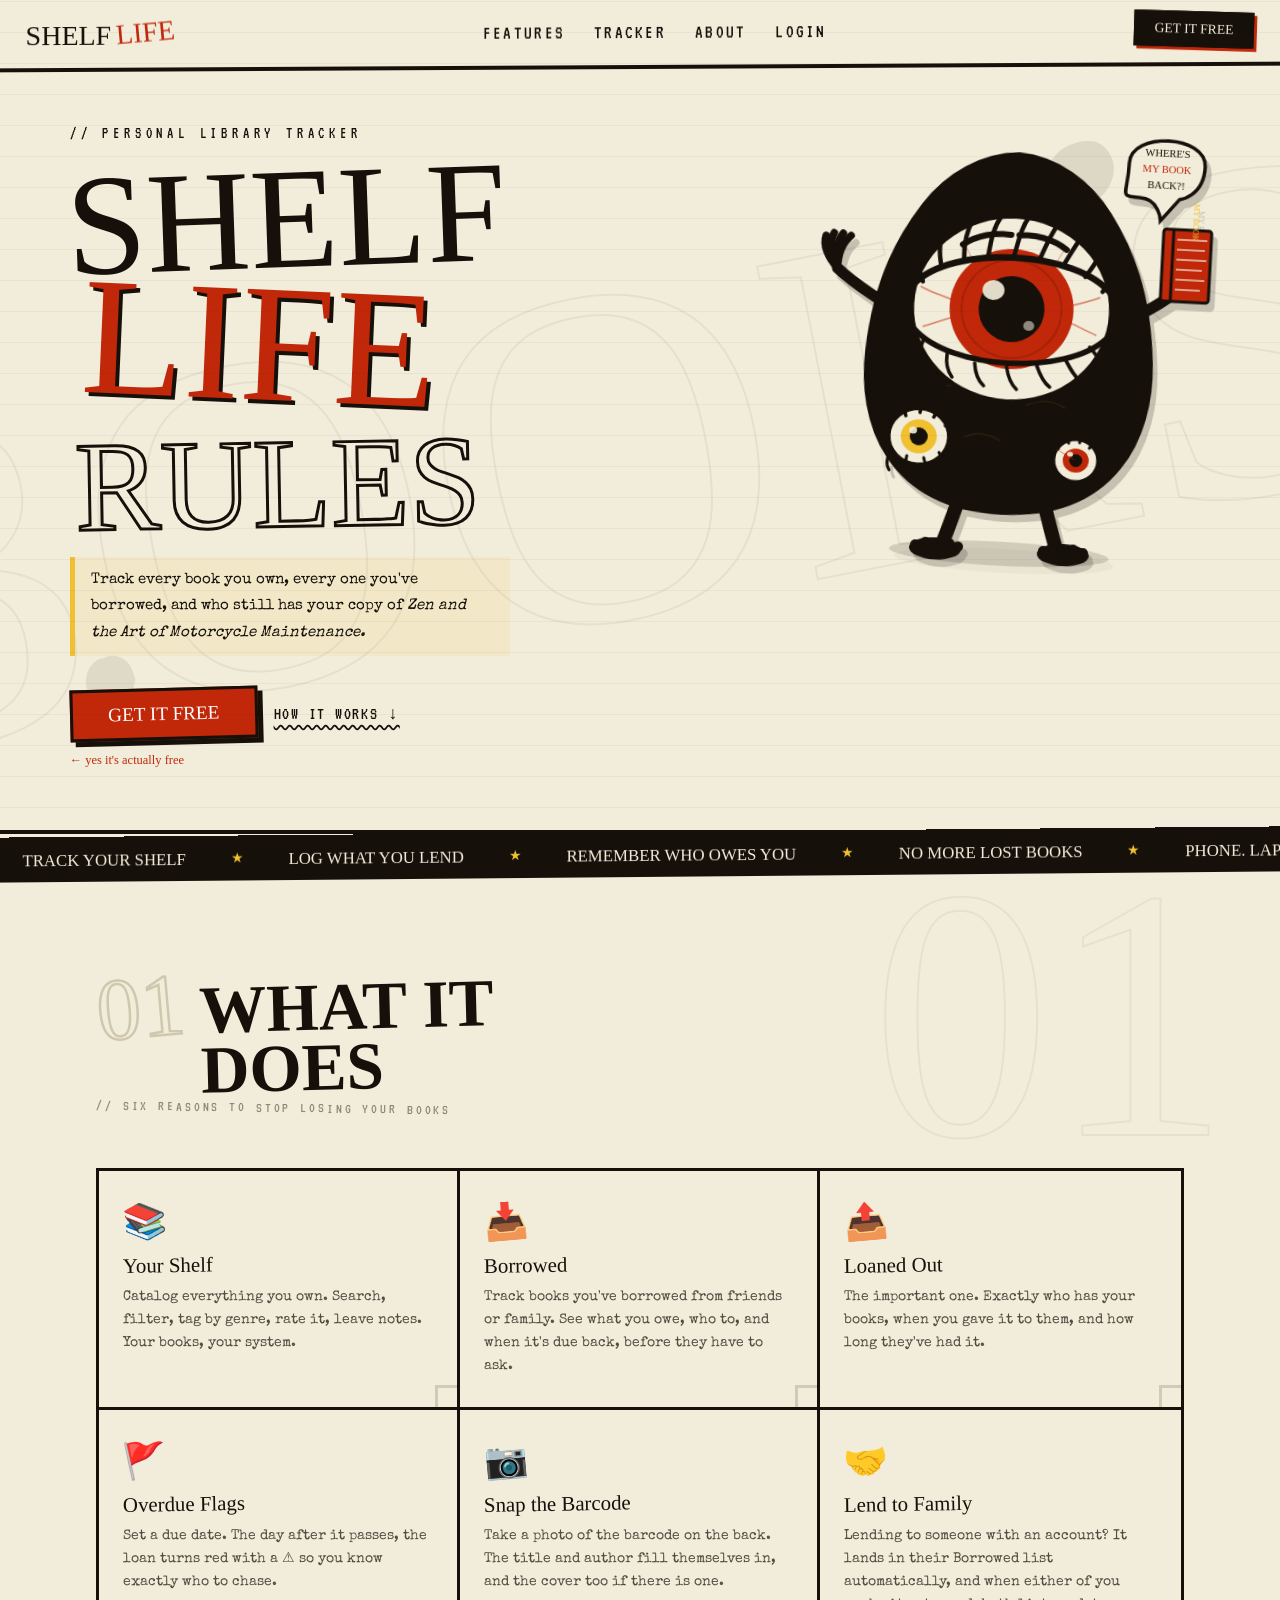
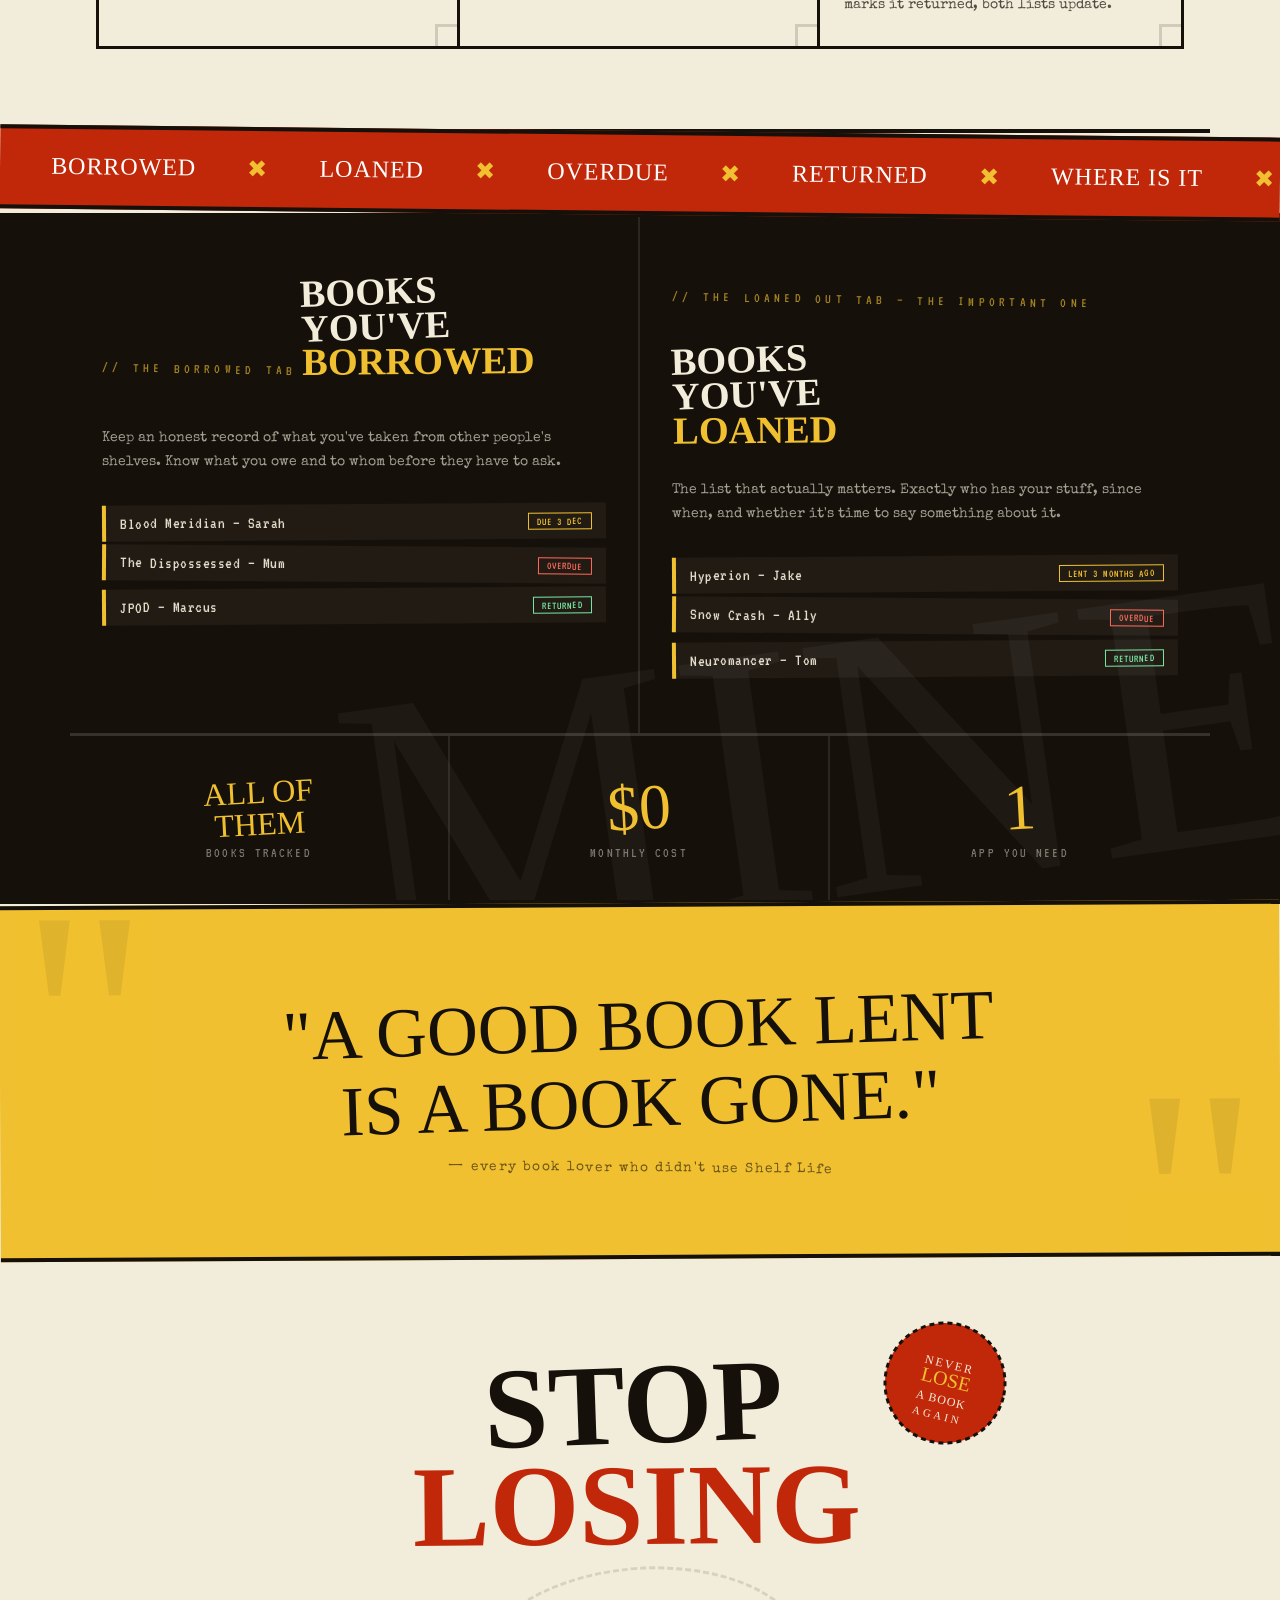
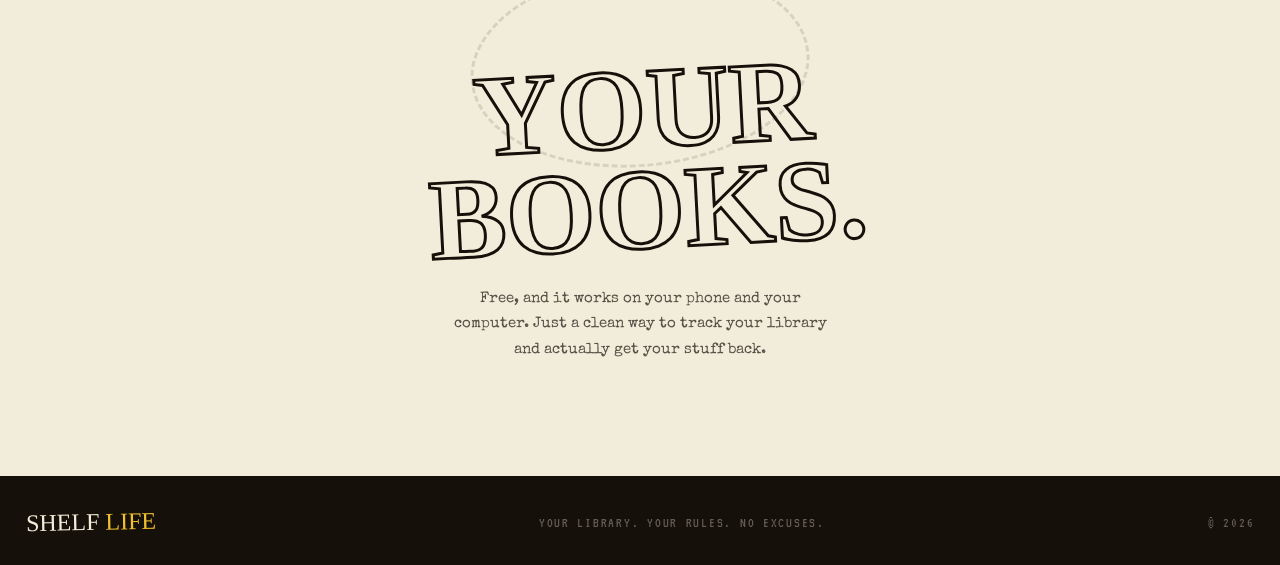
<file: public/index.html>
<!DOCTYPE html>
<html lang="en">
<head>
<meta charset="UTF-8">
<meta name="viewport" content="width=device-width, initial-scale=1.0">
<title>SHELF LIFE</title>
<link rel="preconnect" href="https://fonts.googleapis.com">
<link rel="preconnect" href="https://fonts.gstatic.com" crossorigin>
<link href="https://fonts.googleapis.com/css2?family=Permanent+Marker&family=Special+Elite&family=VT323&display=swap" rel="stylesheet">
<style>
*,*::before,*::after{box-sizing:border-box;margin:0;padding:0;}
:root{--bg:#f2ecda;--ink:#15100a;--red:#c1280a;--yellow:#f0c030;--mid:#cfc7ae;}
html{scroll-behavior:smooth;}
body{background:var(--bg);color:var(--ink);font-family:'Special Elite',cursive;overflow-x:hidden;}

/* ruled paper lines */
body::after{content:'';position:fixed;inset:0;pointer-events:none;z-index:997;
  background-image:repeating-linear-gradient(0deg,transparent,transparent 30px,rgba(21,16,10,0.04) 30px,rgba(21,16,10,0.04) 31px);
}

/* ===================== NAV ===================== */
nav{
  display:flex;align-items:center;justify-content:space-between;
  padding:0.9rem 1.6rem;
  border-bottom:4px solid var(--ink);
  position:sticky;top:0;background:var(--bg);z-index:200;
  transform:rotate(-0.3deg);
}
.nav-logo{
  font-family:'Permanent Marker',cursive;font-size:1.75rem;
  color:var(--ink);text-decoration:none;
  display:flex;align-items:baseline;gap:0.3rem;
}
.nav-logo em{font-style:normal;color:var(--red);transform:rotate(-5deg) translateY(-3px);display:inline-block;}
nav ul{list-style:none;display:flex;gap:1.8rem;}
nav ul a{font-family:'VT323',monospace;font-size:1.2rem;letter-spacing:0.12em;text-transform:uppercase;color:var(--ink);text-decoration:none;}
nav ul a:hover{color:var(--red);text-decoration:underline;text-decoration-style:wavy;}
.nav-btn{
  font-family:'Permanent Marker',cursive;font-size:0.85rem;
  background:var(--ink);color:var(--bg);padding:0.45rem 1.1rem;
  text-decoration:none;border:3px solid var(--ink);
  transform:rotate(2deg);display:inline-block;
  box-shadow:3px 3px 0 var(--red);
}
.nav-btn:hover{background:var(--red);border-color:var(--red);}

/* ===================== HERO ===================== */
.hero{
  padding:2rem 1.6rem 3rem;
  position:relative;overflow:hidden;
  border-bottom:4px solid var(--ink);
  min-height:85vh;
}

/* screaming BG word */
.hero-bg-word{
  position:absolute;font-family:'Permanent Marker',cursive;font-size:38vw;
  color:transparent;-webkit-text-stroke:2px rgba(21,16,10,0.055);
  top:50%;left:50%;transform:translate(-54%,-48%) rotate(-11deg);
  white-space:nowrap;pointer-events:none;user-select:none;z-index:0;line-height:1;
}

/* scattered ink splats */
.splat{position:absolute;pointer-events:none;z-index:1;}
.splat-1{top:8%;right:12%;width:90px;opacity:0.09;transform:rotate(22deg);}
.splat-2{bottom:15%;left:6%;width:70px;opacity:0.08;transform:rotate(-14deg);}
.splat-3{top:40%;right:5%;width:50px;opacity:0.07;transform:rotate(44deg);}

.hero-layout{
  display:grid;
  grid-template-columns:1fr 400px;
  gap:1rem;
  align-items:start;
  position:relative;z-index:2;
  max-width:1140px;margin:0 auto;
}

/* MOBILE: stack monster above text */
@media(max-width:800px){
  .hero-layout{grid-template-columns:1fr;grid-template-rows:auto auto;}
  .hero-right{grid-row:1;display:flex;justify-content:center;}
  .hero-left{grid-row:2;}
  .hero-right svg{max-width:280px;width:80vw;}
  /* phones: logo, LOGIN and GET IT FREE on one line */
  nav{padding:0.9rem 1rem;}
  .nav-logo{font-size:1.45rem;}
  nav ul{margin-left:auto;margin-right:0.9rem;}
  nav ul a{font-size:1.1rem;}
  nav ul li:not(.nav-login){display:none;}
  .nav-btn{white-space:nowrap;padding:0.4rem 0.8rem;}
}

.hero-left{padding-top:1.5rem;}

.hero-eyebrow{
  font-family:'VT323',monospace;font-size:1rem;letter-spacing:0.3em;
  text-transform:uppercase;opacity:0.5;margin-bottom:0.6rem;
  transform:rotate(1deg);display:inline-block;
}

/* CHAOS: big stacked headline with mixed transforms */
.hero-h1-wrap{margin-bottom:1rem;}
.h1-line{font-family:'Permanent Marker',cursive;line-height:0.88;display:block;}
.h1-line-1{font-size:clamp(4rem,12vw,9rem);transform:rotate(-2deg) translateX(-4px);display:block;}
.h1-line-2{
  font-size:clamp(4.5rem,14vw,10.5rem);color:var(--red);
  transform:rotate(2.5deg) translateX(12px);display:block;
  text-shadow:4px 4px 0 var(--ink);
}
.h1-line-3{
  font-size:clamp(3.5rem,10vw,8rem);
  -webkit-text-stroke:3px var(--ink);color:transparent;
  transform:rotate(-1deg) translateX(5px);display:block;
}

.hero-sub{
  font-size:0.95rem;line-height:1.75;max-width:440px;
  margin:1.2rem 0 2rem;opacity:0.8;
  border-left:5px solid var(--yellow);padding-left:1rem;
  transform:rotate(0.4deg);
  background:rgba(240,192,48,0.1);padding:0.6rem 1rem;
}

.hero-btns{display:flex;flex-wrap:wrap;gap:1rem;align-items:center;}

.btn-big{
  font-family:'Permanent Marker',cursive;font-size:1.2rem;
  background:var(--red);color:#fff;padding:0.75rem 2.2rem;
  text-decoration:none;border:3px solid var(--ink);
  box-shadow:5px 5px 0 var(--ink);display:inline-block;
  transform:rotate(-1.5deg);
  transition:transform 0.1s,box-shadow 0.1s;
}
.btn-big:hover{transform:rotate(-1.5deg) translate(-2px,-2px);box-shadow:8px 8px 0 var(--ink);}

.btn-ghost{
  font-family:'VT323',monospace;font-size:1.1rem;letter-spacing:0.1em;
  text-transform:uppercase;color:var(--ink);
  text-decoration:underline;text-decoration-style:wavy;text-underline-offset:5px;
}

/* scrawled annotation */
.annotation{
  font-family:'Permanent Marker',cursive;font-size:0.78rem;
  color:var(--red);opacity:0.75;margin-top:0.8rem;
  transform:rotate(-3deg);display:inline-block;
}
.annotation::before{content:'← ';}

/* ===== MONSTER SVG ===== */
.hero-right{
  position:relative;z-index:2;
  display:flex;align-items:flex-start;justify-content:center;
  padding-top:0.5rem;
}
.hero-right svg{
  width:100%;max-width:400px;height:auto;
  filter:drop-shadow(5px 7px 0 rgba(21,16,10,0.2));
  transform:rotate(3deg);
}

/* ===================== MARQUEE ===================== */
.marquee-wrap{
  background:var(--ink);padding:0.7rem 0;overflow:hidden;
  white-space:nowrap;border-top:3px solid var(--ink);
  transform:rotate(-0.5deg);margin:-2px 0;
  position:relative;z-index:5;
}
.marquee-track{display:inline-flex;animation:scroll 16s linear infinite;}
.marquee-track span{font-family:'Permanent Marker',cursive;font-size:1.05rem;color:var(--bg);padding:0 1.4rem;}
.marquee-track span.star{color:var(--yellow);font-size:0.85rem;}
@keyframes scroll{from{transform:translateX(0);}to{transform:translateX(-50%);}}

/* ===================== FEATURES ===================== */
.features{padding:5rem 1.6rem;max-width:1140px;margin:0 auto;position:relative;
  overflow-x:clip;} /* keeps the ghost "01" from making the page wider than a phone */

/* big ghost number behind section */
.features::before{
  content:'01';font-family:'Permanent Marker',cursive;font-size:28vw;
  color:transparent;-webkit-text-stroke:2px rgba(21,16,10,0.05);
  position:absolute;top:-40px;right:-20px;line-height:1;pointer-events:none;
  z-index:0;
}

.sec-head{position:relative;z-index:1;margin-bottom:3rem;}
.sec-hed-inner{display:flex;align-items:baseline;gap:1rem;flex-wrap:wrap;}
.sec-num{
  font-family:'Permanent Marker',cursive;font-size:5.5rem;line-height:1;
  color:transparent;-webkit-text-stroke:2.5px var(--mid);
  transform:rotate(-5deg) translateY(8px);display:inline-block;
}
.sec-title{
  font-family:'Permanent Marker',cursive;
  font-size:clamp(2.4rem,5.5vw,4.2rem);line-height:0.9;
  transform:rotate(-1.5deg);display:inline-block;
}
.sec-sub{
  font-family:'VT323',monospace;font-size:0.9rem;letter-spacing:0.2em;
  text-transform:uppercase;opacity:0.45;margin-top:0.5rem;
  transform:rotate(0.8deg);display:block;
}

.feat-grid{
  display:grid;grid-template-columns:repeat(3,1fr);
  border:3.5px solid var(--ink);position:relative;z-index:1;
}
@media(max-width:720px){.feat-grid{grid-template-columns:1fr 1fr;}}
@media(max-width:460px){.feat-grid{grid-template-columns:1fr;}}

.feat-item{
  padding:1.8rem 1.5rem;
  border-right:3.5px solid var(--ink);border-bottom:3.5px solid var(--ink);
  background:var(--bg);position:relative;
  transition:background 0.12s;
  overflow:hidden;
}
/* chaos: slight rotation on hover */
.feat-item:hover{background:var(--yellow);}
.feat-item:nth-child(3n){border-right:none;}
@media(max-width:720px){.feat-item:nth-child(2n){border-right:none;}
  .feat-item:nth-child(3n){border-right:3.5px solid var(--ink);}
}
.feat-item:nth-last-child(-n+3){border-bottom:none;}

/* corner rip decoration */
.feat-item::after{
  content:'';position:absolute;bottom:0;right:0;
  width:22px;height:22px;
  border-top:3px solid var(--ink);border-left:3px solid var(--ink);
  opacity:0.15;
}

.feat-icon{font-size:2.2rem;margin-bottom:0.7rem;display:block;transform:rotate(-5deg);display:inline-block;}
.feat-title{
  font-family:'Permanent Marker',cursive;font-size:1.3rem;
  margin-bottom:0.5rem;display:block;
  transform:rotate(-1deg);transform-origin:left;
}
.feat-desc{font-size:0.87rem;line-height:1.65;opacity:0.72;}

/* ===================== SPLIT SECTION ===================== */
.split-section{
  background:var(--ink);color:var(--bg);
  border-top:4px solid var(--ink);border-bottom:4px solid var(--ink);
  position:relative;overflow:hidden;
}

/* giant ghost text */
.split-section::before{
  content:'MINE';font-family:'Permanent Marker',cursive;font-size:30vw;
  color:rgba(242,236,218,0.04);
  position:absolute;bottom:-60px;right:-40px;line-height:1;pointer-events:none;
  transform:rotate(-8deg);
}

.split-inner{
  display:grid;grid-template-columns:1fr 1fr;
  max-width:1140px;margin:0 auto;
}
@media(max-width:640px){.split-inner{grid-template-columns:1fr;}}

.split-col{padding:3.5rem 2rem;border-right:2px solid rgba(242,236,218,0.1);}
.split-col:last-child{border-right:none;}

.split-label{
  font-family:'VT323',monospace;font-size:0.85rem;letter-spacing:0.3em;
  text-transform:uppercase;color:var(--yellow);margin-bottom:0.5rem;
  transform:rotate(1deg);display:inline-block;
}
.split-col h3{
  font-family:'Permanent Marker',cursive;font-size:2.4rem;line-height:0.92;
  margin-bottom:1rem;transform:rotate(-2deg);display:inline-block;
}
.split-col h3 em{font-style:normal;color:var(--yellow);display:block;transform:rotate(1.5deg);}
.split-col p{font-size:0.88rem;line-height:1.7;opacity:0.65;margin:1rem 0 1.8rem;}

.book-rows{display:flex;flex-direction:column;gap:6px;}
.book-row{
  display:flex;align-items:center;justify-content:space-between;
  padding:0.6rem 0.9rem;
  background:rgba(242,236,218,0.05);border-left:4px solid var(--yellow);
  font-family:'VT323',monospace;font-size:1.05rem;letter-spacing:0.03em;
}
/* jank: alternate slight rotations */
.book-row:nth-child(odd){transform:rotate(-0.4deg);}
.book-row:nth-child(even){transform:rotate(0.4deg);}
.book-row .title{opacity:0.92;}
.tag{font-size:0.7rem;text-transform:uppercase;letter-spacing:0.1em;padding:2px 8px;border:1.5px solid;font-family:'VT323',monospace;}
.tag.ok{color:#79e8a2;border-color:#79e8a2;}
.tag.late{color:#ff6b5b;border-color:#ff6b5b;}
.tag.warn{color:var(--yellow);border-color:var(--yellow);}

/* ===================== STATS ===================== */
.stats-row{
  display:grid;grid-template-columns:repeat(3,1fr);
  border-top:3px solid rgba(242,236,218,0.15);
  max-width:1140px;margin:0 auto;
}
/* phones: two stats side by side, the third full width underneath */
@media(max-width:600px){
  .stats-row{grid-template-columns:1fr 1fr;}
  .stat-box:nth-child(2){border-right:none;}
  .stat-box:last-child{grid-column:1 / -1;border-top:2px solid rgba(242,236,218,0.1);}
}
.stat-box{
  padding:2.5rem 1.5rem;text-align:center;
  border-right:2px solid rgba(242,236,218,0.1);
}
.stat-box:last-child{border-right:none;}
.stat-num{
  font-family:'Permanent Marker',cursive;font-size:4rem;line-height:1;
  color:var(--yellow);display:block;transform:rotate(-3deg);display:inline-block;
}
/* words instead of a number: two lines at half size = same height as the numbers */
.stat-num.stat-words{font-size:2rem;line-height:1;}
.stat-lbl{
  font-family:'VT323',monospace;font-size:0.88rem;text-transform:uppercase;
  letter-spacing:0.15em;opacity:0.45;margin-top:0.4rem;display:block;
}

/* ===================== ZINE QUOTE ===================== */
.zine-quote{
  padding:5rem 1.6rem;text-align:center;
  background:var(--yellow);
  border-top:4px solid var(--ink);border-bottom:4px solid var(--ink);
  position:relative;overflow:hidden;
  transform:rotate(-0.3deg);
  margin:-1px 0;
}
.zine-quote::before,.zine-quote::after{
  font-family:'Permanent Marker',cursive;font-size:20rem;
  position:absolute;line-height:0.7;opacity:0.07;color:var(--ink);
}
.zine-quote::before{content:'"';top:0;left:20px;}
.zine-quote::after{content:'"';bottom:-60px;right:20px;}

.zine-quote blockquote{
  font-family:'Permanent Marker',cursive;
  font-size:clamp(2rem,5.5vw,4.5rem);line-height:1.1;
  max-width:860px;margin:0 auto 1.2rem;
  position:relative;z-index:1;transform:rotate(-1.5deg);display:inline-block;
}
.zine-quote cite{
  font-family:'Special Elite',cursive;font-size:0.85rem;font-style:normal;
  letter-spacing:0.1em;opacity:0.6;position:relative;z-index:1;display:block;
  transform:rotate(0.8deg);
}

.clip-x{overflow-x:clip;}

/* ===================== CHAOS STRIP ===================== */
/* a band of overlapping scrawled words */
.chaos-strip{
  padding:1.5rem 1.6rem;
  background:var(--red);
  border-top:4px solid var(--ink);border-bottom:4px solid var(--ink);
  overflow:hidden;white-space:nowrap;
  transform:rotate(0.6deg);margin:-2px 0;
  position:relative;z-index:4;
}
.chaos-strip-inner{
  display:inline-flex;gap:0;
  animation:scroll2 12s linear infinite;
}
.chaos-strip-inner span{
  font-family:'Permanent Marker',cursive;font-size:1.5rem;
  color:#fff;padding:0 1.6rem;letter-spacing:0.04em;
}
.chaos-strip-inner span.x{color:var(--yellow);}
@keyframes scroll2{from{transform:translateX(0);}to{transform:translateX(-50%);}}

/* ===================== FINAL CTA ===================== */
.final-cta{
  padding:6rem 1.6rem 7rem;text-align:center;
  max-width:700px;margin:0 auto;
  display:flex;flex-direction:column;align-items:center;gap:1.6rem;
  position:relative;
}

/* scrawled circle doodle around CTA */
.final-cta::before{
  content:'';position:absolute;
  width:340px;height:200px;
  border:3px dashed rgba(21,16,10,0.12);
  border-radius:50%;
  top:50%;left:50%;transform:translate(-50%,-50%) rotate(-5deg);
  pointer-events:none;
}

.final-cta h2{
  font-family:'Permanent Marker',cursive;
  font-size:clamp(3.2rem,9vw,7.5rem);line-height:0.88;
  transform:rotate(-2deg);
}
.final-cta h2 span{color:var(--red);display:block;transform:rotate(1.5deg);}
.final-cta h2 em{
  font-style:normal;
  -webkit-text-stroke:3px var(--ink);color:transparent;
  display:block;transform:rotate(-1deg);
}
.final-cta p{font-size:0.95rem;line-height:1.7;opacity:0.7;max-width:380px;}
.final-cta .btn-big{font-size:1.3rem;padding:0.85rem 3rem;transform:rotate(1deg);}

/* sticker */
.sticker{
  position:absolute;right:-20px;top:60px;
  width:130px;height:130px;
  transform:rotate(14deg);
}
@media(max-width:600px){
  .sticker{right:-10px;width:100px;height:100px;}
  /* let the sticker hang off the screen edge without making the page wider than the phone */
  .final-cta{overflow-x:clip;}
}

/* ===================== FOOTER ===================== */
footer{
  background:var(--ink);color:var(--bg);
  padding:1.8rem 1.6rem;
  display:flex;justify-content:space-between;align-items:center;
  flex-wrap:wrap;gap:1rem;
  border-top:4px solid var(--ink);
}
.foot-logo{font-family:'Permanent Marker',cursive;font-size:1.5rem;transform:rotate(-1deg);display:inline-block;}
.foot-logo span{color:var(--yellow);}
footer small{font-family:'VT323',monospace;font-size:0.9rem;letter-spacing:0.12em;text-transform:uppercase;opacity:0.35;}

/* ===================== GLOBAL MICRO-CHAOS ===================== */
/* random slight rotations on section borders */
.features{border-bottom:4px solid var(--ink);}

/* cross-out decoration (stamped NO) */
.stamp{
  display:inline-block;
  font-family:'Permanent Marker',cursive;font-size:0.75rem;
  color:var(--red);border:3px solid var(--red);
  padding:1px 8px;transform:rotate(-12deg);
  opacity:0.75;vertical-align:middle;margin-left:0.5rem;
  letter-spacing:0.1em;
}

/* animations */
@keyframes popIn{
  0%{opacity:0;transform:rotate(3deg) scale(0.8);}
  70%{transform:rotate(4deg) scale(1.05);}
  100%{opacity:1;transform:rotate(3deg) scale(1);}
}
.hero-right svg{animation:popIn 0.8s ease 0.2s both;}

@keyframes fadeSlide{from{opacity:0;transform:translateY(20px);}to{opacity:1;transform:translateY(0);}}
.hero-left>*{animation:fadeSlide 0.5s ease both;}
.hero-left>*:nth-child(1){animation-delay:0.05s;}
.hero-left>*:nth-child(2){animation-delay:0.18s;}
.hero-left>*:nth-child(3){animation-delay:0.32s;}
.hero-left>*:nth-child(4){animation-delay:0.46s;}
.hero-left>*:nth-child(5){animation-delay:0.55s;}

/* people who've asked their device for less motion: stop the scrolling banners and entrance animations */
@media (prefers-reduced-motion: reduce){
  html{scroll-behavior:auto;}
  .marquee-track,.chaos-strip-inner,.hero-right svg,.hero-left>*{animation:none;}
}
</style>
</head>
<body>

<!-- NAV -->
<nav>
  <a href="/" class="nav-logo">SHELF <em>LIFE</em></a>
  <ul>
    <li><a href="#features">FEATURES</a></li>
    <li><a href="#tracker">TRACKER</a></li>
    <li><a href="#about">ABOUT</a></li>
    <li class="nav-login"><a href="/login">LOGIN</a></li>
  </ul>
  <a href="/signup" class="nav-btn">GET IT FREE</a>
</nav>

<!-- HERO -->
<section class="hero">
  <div class="hero-bg-word" aria-hidden="true">BOOKS</div>

  <!-- ink splat SVGs -->
  <svg class="splat splat-1" viewBox="0 0 100 100" xmlns="http://www.w3.org/2000/svg" aria-hidden="true">
    <path d="M50 10 C62 8 78 18 82 32 C88 50 80 72 65 80 C48 90 28 84 18 70 C8 56 14 34 28 22 C36 14 42 12 50 10Z" fill="#15100a"/>
    <circle cx="72" cy="28" r="6" fill="#15100a"/>
    <circle cx="22" cy="60" r="4" fill="#15100a"/>
    <circle cx="60" cy="85" r="5" fill="#15100a"/>
  </svg>
  <svg class="splat splat-2" viewBox="0 0 100 100" xmlns="http://www.w3.org/2000/svg" aria-hidden="true">
    <path d="M50 15 C65 12 80 25 82 42 C85 60 74 78 58 84 C40 90 22 80 15 64 C8 48 16 26 32 18 C38 14 44 16 50 15Z" fill="#15100a"/>
    <circle cx="78" cy="55" r="5" fill="#15100a"/>
  </svg>

  <div class="hero-layout">
    <div class="hero-left">
      <span class="hero-eyebrow">// personal library tracker</span>
      <div class="hero-h1-wrap">
        <span class="h1-line h1-line-1">SHELF</span>
        <span class="h1-line h1-line-2">LIFE</span>
        <span class="h1-line h1-line-3">RULES</span>
      </div>
      <p class="hero-sub">
        Track every book you own, every one you've borrowed, and who still has your copy of <em>Zen and the Art of Motorcycle Maintenance.</em>
      </p>
      <div class="hero-btns">
        <a href="/signup" class="btn-big">GET IT FREE</a>
        <a href="#features" class="btn-ghost">how it works ↓</a>
      </div>
      <span class="annotation">yes it's actually free</span>
    </div>

    <!-- MONSTER — now shows on mobile too (stacked above text) -->
    <div class="hero-right">
      <svg viewBox="0 0 400 460" xmlns="http://www.w3.org/2000/svg" fill="none" role="img" aria-label="Angry eyeball monster holding a book">

        <!-- shadow -->
        <ellipse cx="200" cy="445" rx="110" ry="12" fill="rgba(21,16,10,0.15)"/>

        <!-- BODY blob -->
        <path d="M200 405 C85 405 52 320 57 248 C62 175 84 132 106 100 C128 68 162 46 200 44 C238 46 272 68 294 100 C316 132 338 175 343 248 C348 320 315 405 200 405Z"
          fill="#15100a" stroke="#15100a" stroke-width="2"/>

        <!-- body texture scratches -->
        <path d="M140 280 C155 275 168 278 178 282" stroke="#2a2010" stroke-width="1.5" stroke-linecap="round"/>
        <path d="M220 295 C234 288 248 290 258 296" stroke="#2a2010" stroke-width="1.5" stroke-linecap="round"/>
        <path d="M160 330 C172 324 185 326 195 332" stroke="#2a2010" stroke-width="1.5" stroke-linecap="round"/>

        <!-- LEFT ARM -->
        <path d="M100 215 C72 200 44 185 24 168" stroke="#15100a" stroke-width="11" stroke-linecap="round"/>
        <!-- left fingers -->
        <path d="M24 168 C14 158 8 146 11 136" stroke="#15100a" stroke-width="7.5" stroke-linecap="round"/>
        <path d="M24 168 C16 155 14 143 19 133" stroke="#15100a" stroke-width="7.5" stroke-linecap="round"/>
        <path d="M24 168 C20 154 22 142 28 133" stroke="#15100a" stroke-width="7.5" stroke-linecap="round"/>
        <path d="M24 168 C24 154 28 142 36 135" stroke="#15100a" stroke-width="7.5" stroke-linecap="round"/>

        <!-- RIGHT ARM holding book -->
        <path d="M300 215 C328 200 352 186 368 170" stroke="#15100a" stroke-width="11" stroke-linecap="round"/>
        <!-- right fingers gripping book -->
        <path d="M368 170 C376 160 380 148 376 138" stroke="#15100a" stroke-width="7" stroke-linecap="round"/>
        <path d="M368 170 C378 158 381 145 377 135" stroke="#15100a" stroke-width="7" stroke-linecap="round"/>

        <!-- BOOK (in right hand) -->
        <rect x="348" y="112" width="48" height="72" rx="3" fill="#c1280a" stroke="#15100a" stroke-width="3"/>
        <line x1="358" y1="112" x2="358" y2="184" stroke="#15100a" stroke-width="3"/>
        <line x1="362" y1="122" x2="392" y2="122" stroke="#f2ecda" stroke-width="1.8" opacity="0.7"/>
        <line x1="362" y1="132" x2="390" y2="132" stroke="#f2ecda" stroke-width="1.8" opacity="0.7"/>
        <line x1="362" y1="142" x2="392" y2="142" stroke="#f2ecda" stroke-width="1.8" opacity="0.7"/>
        <line x1="362" y1="152" x2="388" y2="152" stroke="#f2ecda" stroke-width="1.8" opacity="0.7"/>
        <line x1="362" y1="162" x2="391" y2="162" stroke="#f2ecda" stroke-width="1.8" opacity="0.7"/>
        <line x1="362" y1="172" x2="387" y2="172" stroke="#f2ecda" stroke-width="1.8" opacity="0.7"/>
        <!-- book title text -->
        <text x="377" y="104" font-family="Permanent Marker,cursive" font-size="8" fill="#f0c030" text-anchor="middle" transform="rotate(90,377,104)" dy="0">MY BOOK</text>

        <!-- MAIN EYEBALL -->
        <ellipse cx="200" cy="200" rx="100" ry="93" fill="#f2ecda" stroke="#15100a" stroke-width="5"/>
        <!-- iris -->
        <ellipse cx="200" cy="200" rx="62" ry="60" fill="#c1280a"/>
        <!-- pupil -->
        <ellipse cx="200" cy="200" rx="33" ry="33" fill="#15100a"/>
        <!-- inner iris ring -->
        <ellipse cx="200" cy="200" rx="50" ry="49" fill="none" stroke="#8a1a06" stroke-width="2" opacity="0.5"/>
        <!-- highlights -->
        <ellipse cx="181" cy="182" rx="11" ry="10" fill="#f2ecda" opacity="0.92"/>
        <ellipse cx="218" cy="216" rx="5.5" ry="5" fill="#f2ecda" opacity="0.55"/>
        <!-- veins -->
        <path d="M108 182 C120 188 138 193 152 197" stroke="#c1280a" stroke-width="1.5" opacity="0.55"/>
        <path d="M112 222 C126 217 143 210 158 206" stroke="#c1280a" stroke-width="1.5" opacity="0.55"/>
        <path d="M288 184 C274 190 258 194 244 198" stroke="#c1280a" stroke-width="1.5" opacity="0.55"/>
        <path d="M286 222 C271 216 255 208 240 204" stroke="#c1280a" stroke-width="1.5" opacity="0.55"/>
        <path d="M148 136 C158 148 162 162 164 172" stroke="#c1280a" stroke-width="1" opacity="0.4"/>
        <path d="M250 138 C242 150 238 163 237 173" stroke="#c1280a" stroke-width="1" opacity="0.4"/>

        <!-- EYELID TOP / lashes -->
        <path d="M101 180 C138 138 262 138 299 180" stroke="#15100a" stroke-width="6.5" stroke-linecap="round" fill="none"/>
        <!-- lash set top -->
        <path d="M110 177 C104 162 100 150 104 138" stroke="#15100a" stroke-width="4.5" stroke-linecap="round"/>
        <path d="M128 162 C124 146 124 135 129 124" stroke="#15100a" stroke-width="4.5" stroke-linecap="round"/>
        <path d="M150 152 C149 136 151 124 157 113" stroke="#15100a" stroke-width="4.5" stroke-linecap="round"/>
        <path d="M174 148 C176 131 178 119 185 108" stroke="#15100a" stroke-width="4.5" stroke-linecap="round"/>
        <path d="M200 146 C204 129 206 117 213 107" stroke="#15100a" stroke-width="4.5" stroke-linecap="round"/>
        <path d="M226 148 C232 132 237 120 244 110" stroke="#15100a" stroke-width="4.5" stroke-linecap="round"/>
        <path d="M250 153 C258 138 264 126 272 117" stroke="#15100a" stroke-width="4.5" stroke-linecap="round"/>
        <path d="M272 164 C282 150 287 139 293 129" stroke="#15100a" stroke-width="4.5" stroke-linecap="round"/>
        <path d="M290 178 C301 165 306 154 310 143" stroke="#15100a" stroke-width="4.5" stroke-linecap="round"/>
        <!-- eyelid bottom -->
        <path d="M104 225 C142 264 258 264 296 225" stroke="#15100a" stroke-width="5.5" stroke-linecap="round" fill="none"/>
        <!-- bottom lashes (shorter) -->
        <path d="M114 234 C110 244 110 251 114 258" stroke="#15100a" stroke-width="3.5" stroke-linecap="round"/>
        <path d="M138 248 C137 258 139 265 144 271" stroke="#15100a" stroke-width="3.5" stroke-linecap="round"/>
        <path d="M166 256 C167 266 170 273 176 278" stroke="#15100a" stroke-width="3.5" stroke-linecap="round"/>
        <path d="M198 258 C200 268 203 275 209 280" stroke="#15100a" stroke-width="3.5" stroke-linecap="round"/>
        <path d="M228 255 C232 265 236 272 242 276" stroke="#15100a" stroke-width="3.5" stroke-linecap="round"/>
        <path d="M256 247 C262 257 266 264 272 268" stroke="#15100a" stroke-width="3.5" stroke-linecap="round"/>
        <path d="M280 234 C288 242 292 249 296 254" stroke="#15100a" stroke-width="3.5" stroke-linecap="round"/>

        <!-- ANGRY BROWS -->
        <path d="M148 138 C162 128 180 124 196 126" stroke="#15100a" stroke-width="6" stroke-linecap="round" fill="none"/>
        <path d="M204 126 C220 124 238 128 252 138" stroke="#15100a" stroke-width="6" stroke-linecap="round" fill="none"/>

        <!-- SECOND EYE (left) -->
        <ellipse cx="114" cy="332" rx="30" ry="28" fill="#f2ecda" stroke="#15100a" stroke-width="3.5"/>
        <ellipse cx="114" cy="332" rx="18" ry="17" fill="#f0c030"/>
        <ellipse cx="114" cy="332" rx="9" ry="9" fill="#15100a"/>
        <ellipse cx="108" cy="326" rx="4" ry="3.5" fill="#f2ecda" opacity="0.9"/>
        <!-- lashes -->
        <path d="M86 320 C80 311 78 304 82 296" stroke="#15100a" stroke-width="3.5" stroke-linecap="round"/>
        <path d="M100 312 C96 303 96 295 101 287" stroke="#15100a" stroke-width="3.5" stroke-linecap="round"/>
        <path d="M114 308 C115 299 118 292 123 284" stroke="#15100a" stroke-width="3.5" stroke-linecap="round"/>
        <path d="M128 312 C132 303 136 296 143 290" stroke="#15100a" stroke-width="3.5" stroke-linecap="round"/>
        <path d="M140 320 C146 313 151 307 158 304" stroke="#15100a" stroke-width="3.5" stroke-linecap="round"/>
        <!-- bottom lashes eye 2 -->
        <path d="M88 346 C83 354 82 361 86 367" stroke="#15100a" stroke-width="3" stroke-linecap="round"/>
        <path d="M103 352 C101 360 102 367 107 372" stroke="#15100a" stroke-width="3" stroke-linecap="round"/>
        <path d="M120 353 C122 361 125 368 131 372" stroke="#15100a" stroke-width="3" stroke-linecap="round"/>
        <path d="M135 347 C140 355 143 362 149 365" stroke="#15100a" stroke-width="3" stroke-linecap="round"/>

        <!-- THIRD EYE (right, small) -->
        <ellipse cx="272" cy="348" rx="22" ry="21" fill="#f2ecda" stroke="#15100a" stroke-width="3"/>
        <ellipse cx="272" cy="348" rx="13" ry="12" fill="#c1280a"/>
        <ellipse cx="272" cy="348" rx="6.5" ry="6.5" fill="#15100a"/>
        <ellipse cx="266" cy="342" rx="3" ry="2.5" fill="#f2ecda" opacity="0.9"/>
        <path d="M252 337 C258 341 264 344 270 347" stroke="#c1280a" stroke-width="1" opacity="0.5"/>
        <!-- mini lashes -->
        <path d="M254 337 C249 330 248 323 252 316" stroke="#15100a" stroke-width="3" stroke-linecap="round"/>
        <path d="M264 331 C262 323 263 316 268 309" stroke="#15100a" stroke-width="3" stroke-linecap="round"/>
        <path d="M275 330 C276 322 279 315 285 309" stroke="#15100a" stroke-width="3" stroke-linecap="round"/>
        <path d="M285 335 C289 328 294 323 300 320" stroke="#15100a" stroke-width="3" stroke-linecap="round"/>

        <!-- LEGS -->
        <path d="M155 400 C150 416 146 430 142 440" stroke="#15100a" stroke-width="14" stroke-linecap="round"/>
        <path d="M245 400 C250 416 254 430 258 440" stroke="#15100a" stroke-width="14" stroke-linecap="round"/>
        <!-- feet -->
        <ellipse cx="136" cy="443" rx="26" ry="11" fill="#15100a"/>
        <ellipse cx="264" cy="443" rx="26" ry="11" fill="#15100a"/>
        <!-- little toe nubs -->
        <circle cx="116" cy="440" r="5" fill="#15100a"/>
        <circle cx="126" cy="437" r="5" fill="#15100a"/>
        <circle cx="150" cy="437" r="5" fill="#15100a"/>
        <circle cx="159" cy="440" r="5" fill="#15100a"/>
        <circle cx="244" cy="440" r="5" fill="#15100a"/>
        <circle cx="254" cy="437" r="5" fill="#15100a"/>
        <circle cx="274" cy="437" r="5" fill="#15100a"/>
        <circle cx="284" cy="440" r="5" fill="#15100a"/>

        <!-- SPEECH BUBBLE -->
        <path d="M310 48 C310 16 386 16 386 48 C386 78 362 82 362 82 L344 104 C344 104 342 82 322 82 C300 82 310 80 310 48Z"
          fill="#f2ecda" stroke="#15100a" stroke-width="3.5"/>
        <text x="348" y="40" font-family="Permanent Marker,cursive" font-size="10.5" fill="#15100a" text-anchor="middle">WHERE'S</text>
        <text x="348" y="56" font-family="Permanent Marker,cursive" font-size="10.5" fill="#c1280a" text-anchor="middle">MY BOOK</text>
        <text x="348" y="72" font-family="Permanent Marker,cursive" font-size="10.5" fill="#15100a" text-anchor="middle">BACK?!</text>
      </svg>
    </div>
  </div>
</section>

<!-- MARQUEE 1 -->
<div class="marquee-wrap" aria-hidden="true">
  <div class="marquee-track">
    <span>TRACK YOUR SHELF</span><span class="star">★</span>
    <span>LOG WHAT YOU LEND</span><span class="star">★</span>
    <span>REMEMBER WHO OWES YOU</span><span class="star">★</span>
    <span>NO MORE LOST BOOKS</span><span class="star">★</span>
    <span>PHONE. LAPTOP. ALWAYS IN SYNC.</span><span class="star">★</span>
    <span>TRACK YOUR SHELF</span><span class="star">★</span>
    <span>LOG WHAT YOU LEND</span><span class="star">★</span>
    <span>REMEMBER WHO OWES YOU</span><span class="star">★</span>
    <span>NO MORE LOST BOOKS</span><span class="star">★</span>
    <span>PHONE. LAPTOP. ALWAYS IN SYNC.</span><span class="star">★</span>
  </div>
</div>

<!-- FEATURES -->
<section class="features" id="features">
  <div class="sec-head">
    <div class="sec-hed-inner">
      <span class="sec-num" aria-hidden="true">01</span>
      <h2 class="sec-title">WHAT IT<br>DOES</h2>
    </div>
    <span class="sec-sub">// six reasons to stop losing your books</span>
  </div>
  <div class="feat-grid">
    <div class="feat-item">
      <span class="feat-icon">📚</span>
      <span class="feat-title">Your Shelf</span>
      <p class="feat-desc">Catalog everything you own. Search, filter, tag by genre, rate it, leave notes. Your books, your system.</p>
    </div>
    <div class="feat-item">
      <span class="feat-icon">📥</span>
      <span class="feat-title">Borrowed</span>
      <p class="feat-desc">Track books you've borrowed from friends or family. See what you owe, who to, and when it's due back, before they have to ask.</p>
    </div>
    <div class="feat-item">
      <span class="feat-icon">📤</span>
      <span class="feat-title">Loaned Out</span>
      <p class="feat-desc">The important one. Exactly who has your books, when you gave it to them, and how long they've had it.</p>
    </div>
    <div class="feat-item">
      <span class="feat-icon">🚩</span>
      <span class="feat-title">Overdue Flags</span>
      <p class="feat-desc">Set a due date. The day after it passes, the loan turns red with a ⚠ so you know exactly who to chase.</p>
    </div>
    <div class="feat-item">
      <span class="feat-icon">📷</span>
      <span class="feat-title">Snap the Barcode</span>
      <p class="feat-desc">Take a photo of the barcode on the back. The title and author fill themselves in, and the cover too if there is one.</p>
    </div>
    <div class="feat-item">
      <span class="feat-icon">🤝</span>
      <span class="feat-title">Lend to Family</span>
      <p class="feat-desc">Lending to someone with an account? It lands in their Borrowed list automatically, and when either of you marks it returned, both lists update.</p>
    </div>
  </div>
</section>

<!-- CHAOS STRIP -->
<div class="chaos-strip" aria-hidden="true">
  <div class="chaos-strip-inner">
    <span>BORROWED</span><span class="x">✖</span>
    <span>LOANED</span><span class="x">✖</span>
    <span>OVERDUE</span><span class="x">✖</span>
    <span>RETURNED</span><span class="x">✖</span>
    <span>WHERE IS IT</span><span class="x">✖</span>
    <span>WHO HAS IT</span><span class="x">✖</span>
    <span>BORROWED</span><span class="x">✖</span>
    <span>LOANED</span><span class="x">✖</span>
    <span>OVERDUE</span><span class="x">✖</span>
    <span>RETURNED</span><span class="x">✖</span>
    <span>WHERE IS IT</span><span class="x">✖</span>
    <span>WHO HAS IT</span><span class="x">✖</span>
  </div>
</div>

<!-- SPLIT BORROW / LOAN -->
<section class="split-section" id="tracker">
  <div class="split-inner">
    <div class="split-col">
      <p class="split-label">// the borrowed tab</p>
      <h3>BOOKS<br>YOU'VE <em>BORROWED</em></h3>
      <p>Keep an honest record of what you've taken from other people's shelves. Know what you owe and to whom before they have to ask.</p>
      <div class="book-rows" aria-label="Example borrowed books">
        <div class="book-row"><span class="title">Blood Meridian — Sarah</span><span class="tag warn">Due 3 Dec</span></div>
        <div class="book-row"><span class="title">The Dispossessed — Mum</span><span class="tag late">Overdue</span></div>
        <div class="book-row"><span class="title">JPOD — Marcus</span><span class="tag ok">Returned</span></div>
      </div>
    </div>
    <div class="split-col">
      <p class="split-label">// the loaned out tab — the important one</p>
      <h3>BOOKS<br>YOU'VE <em>LOANED</em></h3>
      <p>The list that actually matters. Exactly who has your stuff, since when, and whether it's time to say something about it.</p>
      <div class="book-rows" aria-label="Example loaned books">
        <div class="book-row"><span class="title">Hyperion — Jake</span><span class="tag warn">Lent 3 months ago</span></div>
        <div class="book-row"><span class="title">Snow Crash — Ally</span><span class="tag late">Overdue</span></div>
        <div class="book-row"><span class="title">Neuromancer — Tom</span><span class="tag ok">Returned</span></div>
      </div>
    </div>
  </div>
  <div style="max-width:1140px;margin:0 auto;">
    <div class="stats-row">
      <div class="stat-box"><span class="stat-num stat-words">ALL OF<br>THEM</span><span class="stat-lbl">Books tracked</span></div>
      <div class="stat-box"><span class="stat-num">$0</span><span class="stat-lbl">Monthly cost</span></div>
      <div class="stat-box"><span class="stat-num">1</span><span class="stat-lbl">App you need</span></div>
    </div>
  </div>
</section>

<!-- ZINE QUOTE -->
<div class="clip-x"><!-- trims the tilted band's corners at the screen edge -->
<section class="zine-quote" id="about">
  <blockquote>"A GOOD BOOK LENT<br>IS A BOOK GONE."</blockquote>
  <cite>— every book lover who didn't use Shelf Life</cite>
</section>
</div>

<!-- FINAL CTA -->
<div class="final-cta">
  <!-- sticker -->
  <svg class="sticker" viewBox="0 0 130 130" xmlns="http://www.w3.org/2000/svg" fill="none" aria-hidden="true">
    <circle cx="65" cy="65" r="60" fill="#c1280a" stroke="#15100a" stroke-width="3" stroke-dasharray="5 4"/>
    <text x="65" y="50" font-family="Permanent Marker,cursive" font-size="12" fill="#f2ecda" text-anchor="middle" letter-spacing="2">NEVER</text>
    <text x="65" y="68" font-family="Permanent Marker,cursive" font-size="20" fill="#f0c030" text-anchor="middle">LOSE</text>
    <text x="65" y="86" font-family="Permanent Marker,cursive" font-size="12" fill="#f2ecda" text-anchor="middle" letter-spacing="1">A BOOK</text>
    <text x="65" y="102" font-family="Permanent Marker,cursive" font-size="11" fill="#f2ecda" text-anchor="middle" letter-spacing="3">AGAIN</text>
  </svg>

  <h2>STOP<br><span>LOSING</span><br><em>YOUR BOOKS.</em></h2>
  <p>Free, and it works on your phone and your computer. Just a clean way to track your library and actually get your stuff back.</p>
</div>

<!-- FOOTER -->
<footer>
  <div class="foot-logo">SHELF <span>LIFE</span></div>
  <small>Your library. Your rules. No excuses.</small>
  <small>© 2026</small>
</footer>

</body>
</html>
</file>
